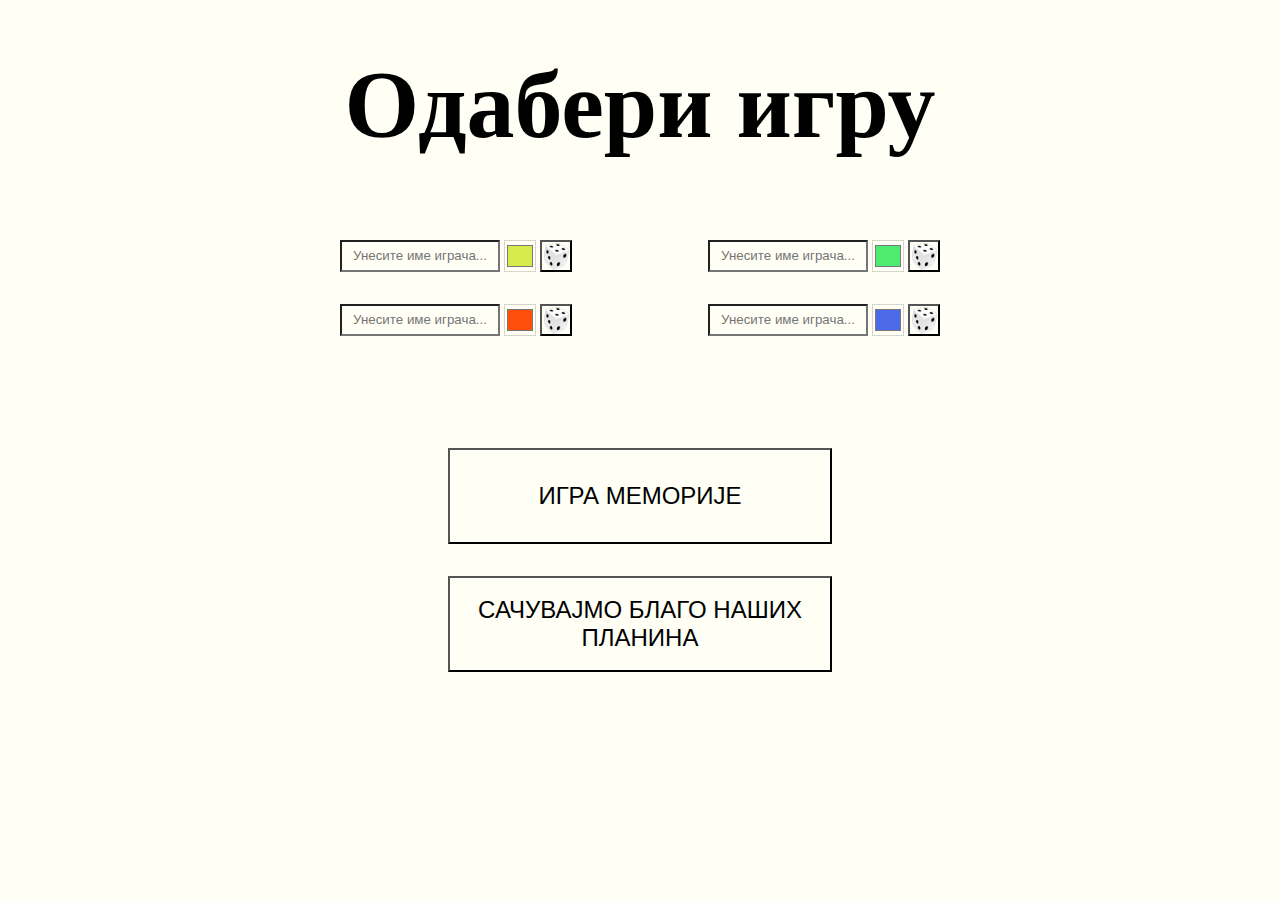
<file: index.html>
<!DOCTYPE html>
<html lang="en">

<head>
  <link rel="stylesheet" href="./main.css">
  <meta charset="UTF-8">
  <meta name="viewport" content="width=device-width, initial-scale=1.0">
  <meta http-equiv="X-UA-Compatible" content="ie=edge">
  <title>PamtimRecikliramSacuvajmoBlagoMojePlanine</title>
</head>

<body>
  <!-- intro section starts here -->
  <div class="index__container" id="intro-section">
    <div id="intro-section-child">
      <div class="index__title__container">
        <h1 class="index__title">Одабери игру</h1>
      </div>
      <div class="index__players__container">
        <div class="index__player">
          <input class="index__player__input" id="player1" type="text" placeholder="Унесите име играча..." />
          <input class="index__player__color" id="boja1" type="color" value="#d8eb4d" disabled />
          <button class="index__player__dice" id="dice1" type="submit" onclick={rollDice(id)}></button>
        </div>
        <div class="index__player">
          <input class="index__player__input" id="player2" type="text" placeholder="Унесите име играча..." />
          <input class="index__player__color" id="boja2" type="color" value="#4deb6f" disabled />
          <button class="index__player__dice" id="dice2" type="submit" onclick={rollDice(id)}></button>
        </div>
        <div class="index__player">
          <input class="index__player__input" id="player3" type="text" placeholder="Унесите име играча..." />
          <input class="index__player__color" id="boja3" type="color" value="#ff4d0c" disabled />
          <button class="index__player__dice" id="dice3" type="submit" onclick={rollDice(id)}></button>
        </div>
        <div class="index__player">
          <input class="index__player__input" id="player4" type="text" placeholder="Унесите име играча..." />
          <input class="index__player__color" id="boja4" type="color" value="#4d6aeb" disabled />
          <button class="index__player__dice" id="dice4" type="submit" onclick={rollDice(id)}></button>
        </div>
      </div>
      <div class="index__buttons_container">
        <button class="index__button" type="button" id="memory" onclick={memoryCall()}>ИГРА МЕМОРИЈЕ</button>
        <button class="index__button" type="button" id="mountain" onclick={climbingToTheMountainCall()}>САЧУВАЈМО БЛАГО
          НАШИХ ПЛАНИНА</button>
      </div>
    </div>
  </div>
  <!-- intro section ends here -->

  <!-- code for card memory game starts here -->
  <div class="show-nothing" id="memory-game-html">
    <div class="memory__container" id="memory-game-html-child">
      <div id="player-board-container">
        <div id="player-board">
          <section class="memory__playerboard__container">
            <div class="memory__player" id="player1-container">
              <div>
                <label id="player1">Player1</label>
                <p id="score1">0</p>
              </div>
            </div>
            <div class="memory__player" id="player2-container">
              <div>
                <label id="player2">Player2</label>
                <p id="score2">0</p>
              </div>
            </div>
            <!-- <div class="one-player-container" id="player3-container"> -->
            <div class="memory__player" id="player3-container">
              <div>
                <label id="player3">Player3</label>
                <p id="score3">0</p>
              </div>
            </div>
            <!-- <div class="one-player-container" id="player4-container"> -->
            <div class="memory__player" id="player4-container">
              <div>
                <label id="player4">Player4</label>
                <p id="score4">0</p>
              </div>
            </div>
          </section>
        </div>
      </div>

      <section class="memory-game">
        <div class="memory-card" data-name="guma1">
          <img class="front-face" src="img/Guma-01@0,5x.svg" alt="Guma1" />
          <img class="back-face" src="img/pamtim-recikliram.svg" alt="Pamtim Recikliram" />
        </div>
        <div class="memory-card" data-name="guma1">
          <img class="front-face" src="img/Guma-02@0,5x.svg" alt="Guma1" />
          <img class="back-face" src="img/pamtim-recikliram.svg" alt="Pamtim Recikliram" />
        </div>
        <div class="memory-card" data-name="guma2">
          <img class="front-face" src="img/Guma-03@0,5x.svg" alt="Guma2" />
          <img class="back-face" src="img/pamtim-recikliram.svg" alt="Pamtim Recikliram" />
        </div>
        <div class="memory-card" data-name="guma2">
          <img class="front-face" src="img/Guma-04@0,5x.svg" alt="Guma2" />
          <img class="back-face" src="img/pamtim-recikliram.svg" alt="Pamtim Recikliram" />
        </div>
        <div class="memory-card" data-name="kompost1">
          <img class="front-face" src="img/Kompost-01@0,5x.svg" alt="Kompost1" />
          <img class="back-face" src="img/pamtim-recikliram.svg" alt="Pamtim Recikliram" />
        </div>
        <div class="memory-card" data-name="kompost1">
          <img class="front-face" src="img/Kompost-02@0,5x.svg" alt="Kompost1" />
          <img class="back-face" src="img/pamtim-recikliram.svg" alt="Pamtim Recikliram" />
        </div>
        <div class="memory-card" data-name="kompost2">
          <img class="front-face" src="img/Kompost-03@0,5x.svg" alt="Kompost2" />
          <img class="back-face" src="img/pamtim-recikliram.svg" alt="Pamtim Recikliram" />
        </div>
        <div class="memory-card" data-name="kompost2">
          <img class="front-face" src="img/Kompost-04@0,5x.svg" alt="Kompost2" />
          <img class="back-face" src="img/pamtim-recikliram.svg" alt="Pamtim Recikliram" />
        </div>
        <div class="memory-card" data-name="metal1">
          <img class="front-face" src="img/Metal-01@0,5x.svg" alt="Metal1" />
          <img class="back-face" src="img/pamtim-recikliram.svg" alt="Pamtim Recikliram" />
        </div>
        <div class="memory-card" data-name="metal1">
          <img class="front-face" src="img/Metal-02@0,5x.svg" alt="Metal1" />
          <img class="back-face" src="img/pamtim-recikliram.svg" alt="Pamtim Recikliram" />
        </div>
        <div class="memory-card" data-name="metal2">
          <img class="front-face" src="img/Metal-03@0,5x.svg" alt="Metal2" />
          <img class="back-face" src="img/pamtim-recikliram.svg" alt="Pamtim Recikliram" />
        </div>
        <div class="memory-card" data-name="metal2">
          <img class="front-face" src="img/Metal-04@0,5x.svg" alt="Metal2" />
          <img class="back-face" src="img/pamtim-recikliram.svg" alt="Pamtim Recikliram" />
        </div>
        <div class="memory-card" data-name="papir1">
          <img class="front-face" src="img/Papir-01@0,5x.svg" alt="Papir1" />
          <img class="back-face" src="img/pamtim-recikliram.svg" alt="Pamtim Recikliram" />
        </div>
        <div class="memory-card" data-name="papir1">
          <img class="front-face" src="img/Papir-02@0,5x.svg" alt="Papir1" />
          <img class="back-face" src="img/pamtim-recikliram.svg" alt="Pamtim Recikliram" />
        </div>
        <div class="memory-card" data-name="papir2">
          <img class="front-face" src="img/Papir-03@0,5x.svg" alt="Papir2" />
          <img class="back-face" src="img/pamtim-recikliram.svg" alt="Pamtim Recikliram" />
        </div>
        <div class="memory-card" data-name="papir2">
          <img class="front-face" src="img/Papir-04@0,5x.svg" alt="Papir2" />
          <img class="back-face" src="img/pamtim-recikliram.svg" alt="Pamtim Recikliram" />
        </div>
        <div class="memory-card" data-name="plastika1">
          <img class="front-face" src="img/Plastika-01@0,5x.svg" alt="Plastika1" />
          <img class="back-face" src="img/pamtim-recikliram.svg" alt="Pamtim Recikliram" />
        </div>
        <div class="memory-card" data-name="plastika1">
          <img class="front-face" src="img/Plastika-02@0,5x.svg" alt="Plastika1" />
          <img class="back-face" src="img/pamtim-recikliram.svg" alt="Pamtim Recikliram" />
        </div>
        <div class="memory-card" data-name="plastika2">
          <img class="front-face" src="img/Plastika-03@0,5x.svg" alt="Plastika2" />
          <img class="back-face" src="img/pamtim-recikliram.svg" alt="Pamtim Recikliram" />
        </div>
        <div class="memory-card" data-name="plastika2">
          <img class="front-face" src="img/Plastika-04@0,5x.svg" alt="Plastika2" />
          <img class="back-face" src="img/pamtim-recikliram.svg" alt="Pamtim Recikliram" />
        </div>
        <div class="memory-card" data-name="staklo1">
          <img class="front-face" src="img/Staklo-01@0,5x.svg" alt="Staklo1" />
          <img class="back-face" src="img/pamtim-recikliram.svg" alt="Pamtim Recikliram" />
        </div>
        <div class="memory-card" data-name="staklo1">
          <img class="front-face" src="img/Staklo-02@0,5x.svg" alt="Staklo1" />
          <img class="back-face" src="img/pamtim-recikliram.svg" alt="Pamtim Recikliram" />
        </div>
        <div class="memory-card" data-name="staklo2">
          <img class="front-face" src="img/Staklo-03@0,5x.svg" alt="Staklo2" />
          <img class="back-face" src="img/pamtim-recikliram.svg" alt="Pamtim Recikliram" />
        </div>
        <div class="memory-card" data-name="staklo2">
          <img class="front-face" src="img/Staklo-04@0,5x.svg" alt="Staklo2" />
          <img class="back-face" src="img/pamtim-recikliram.svg" alt="Pamtim Recikliram" />
        </div>
      </section>
      <section class="memory__playerboard__container">
        <div class="memory__manual">
          <div>
            <label id="uputstvo">Упутство за игру меморије</label>
            <p id="manual-memory"> <br />Неко ће да напише упутство како се игра ова игра. И то упутство ће да се
              прикаже овде. За сада имамо само неки текст који нам приказује како ће то да изгледа. До тада - уживајте у
              игри меморије <br />ПАМТИМ<br />РЕЦИКЛИРАМ</p>
          </div>
        </div>
        <div class="memory__buttons_container">
          <button class="memory__button new" type="button" id="new-game" onclick={newGame(id)}>НОВА ИГРА</button>
          <button class="memory__button choose" type="button" id="choose-game" onclick={chooseGame(id)}>ПОВРАТАК НА
            ИЗБОР ИГРЕ</button>
        </div>
      </section>
    </div>
  </div>
  <!-- code for card memory game ends here -->


  <div class="show-nothing" id="mountain-game-html">
    <div id="mountain-game-html-child">
      <section class="mountain-part">
        <div class="canvas-container">
          <div style="position:relative;">
            <canvas id="canvas0"
              style="position: absolute; left: 0; top: 0; z-index: 1; background:transparent;"></canvas>
            <canvas id="canvasCont"
              style="position: absolute; left: 0; top: 0; z-index: 2; background:transparent;"></canvas>
            <canvas id="canvas1"
              style="position: absolute; left: 0; top: 0; z-index: 3; background:transparent;"></canvas>
            <canvas id="canvasPlayer1"
              style="position: absolute; left: 0; top: 0; z-index: 4; background:transparent;"></canvas>
            <canvas id="canvasPlayer2"
              style="position: absolute; left: 0; top: 0; z-index: 5; background:transparent;"></canvas>
            <canvas id="canvasPlayer3"
              style="position: absolute; left: 0; top: 0; z-index: 6; background:transparent;"></canvas>
            <canvas id="canvasPlayer4"
              style="position: absolute; left: 0; top: 0; z-index: 7; background:transparent;"></canvas>
            <!-- <canvas id="canvas4"></canvas> -->
          </div>
        </div>

        <div class="right-panel">
          <div id="player-board-container">
            <div id="player-board">
              <div class="mountain__playerboard__container">
                <div class="mountain__player" id="player-1-container">
                  <div>
                    <label id="player-1">Player1</label>
                  </div>
                </div>
                <div class="mountain__player" id="player-2-container">
                  <div>
                    <label id="player-2">Player2</label>
                  </div>
                </div>
                <div class="mountain__player" id="player-3-container">
                  <div>
                    <label id="player-3">Player3</label>
                  </div>
                </div>
                <div class="mountain__player" id="player-4-container">
                  <div>
                    <label id="player-4">Player4</label>
                  </div>
                </div>
              </div>
            </div>
          </div>
          <div class="dice-container">
            <div class="dice">
              <ol class="die-list even-roll" data-roll="1" id="die-1">
                <li class="die-item" data-side="1">
                  <span class="dot"></span>
                </li>
                <li class="die-item hide-side" data-side="2">
                  <span class="dot"></span>
                  <span class="dot"></span>
                </li>
                <li class="die-item hide-side" data-side="3">
                  <span class="dot"></span>
                  <span class="dot"></span>
                  <span class="dot"></span>
                </li>
                <li class="die-item hide-side" data-side="4">
                  <span class="dot"></span>
                  <span class="dot"></span>
                  <span class="dot"></span>
                  <span class="dot"></span>
                </li>
                <li class="die-item hide-side" data-side="5">
                  <span class="dot"></span>
                  <span class="dot"></span>
                  <span class="dot"></span>
                  <span class="dot"></span>
                  <span class="dot"></span>
                </li>
                <li class="die-item hide-side" data-side="6">
                  <span class="dot"></span>
                  <span class="dot"></span>
                  <span class="dot"></span>
                  <span class="dot"></span>
                  <span class="dot"></span>
                  <span class="dot"></span>
                </li>
              </ol>
            </div>
          </div>
          <div class="mountain__control__container">
            <button class="mountain__button new" type="button" id="new-game-mnt" onclick={newGame(id)}>НОВА
              ИГРА</button>
            <button class="mountain__button choose" type="button" id="choose-game-mnt" onclick={chooseGame()}>ПОВРАТАК
              НА ИЗБОР ИГРЕ</button>
            <button class="mountain__button manual" type="button" id="manual" onclick={showManual()}>ПРАВИЛА
              ИГРЕ</button>
          </div>
        </div>
      </section>
    </div>
  </div>
  <!-- modal section -->
  <div class="alert closed startClosed">
    <span class="close-button" onclick={removeAlert()}>&times;</span>
    <div class="modal-content">
      <p class="custom-alert-text"></p>
    </div>
    <input type="button" class="custom-alert-button" value="У РЕДУ" onclick={removeAlert()}>
  </div>
  <div class="alertManual closed startClosed">
    <span class="close-button" onclick={removeAlertManual()}>&times;</span>
    <div class="modal-contentManual">
      <p class="custom-alert-textManual"></p>
    </div>
    <!-- <input type="button" class="custom-alert-button" value="У РЕДУ" onclick={removeAlertManual()}> -->
  </div>
  <div class="modal-overlay closedOverlay startClosed" id="modal-overlay"></div>
  <script src="./scripts.js"></script>
</body>

</html>
</file>
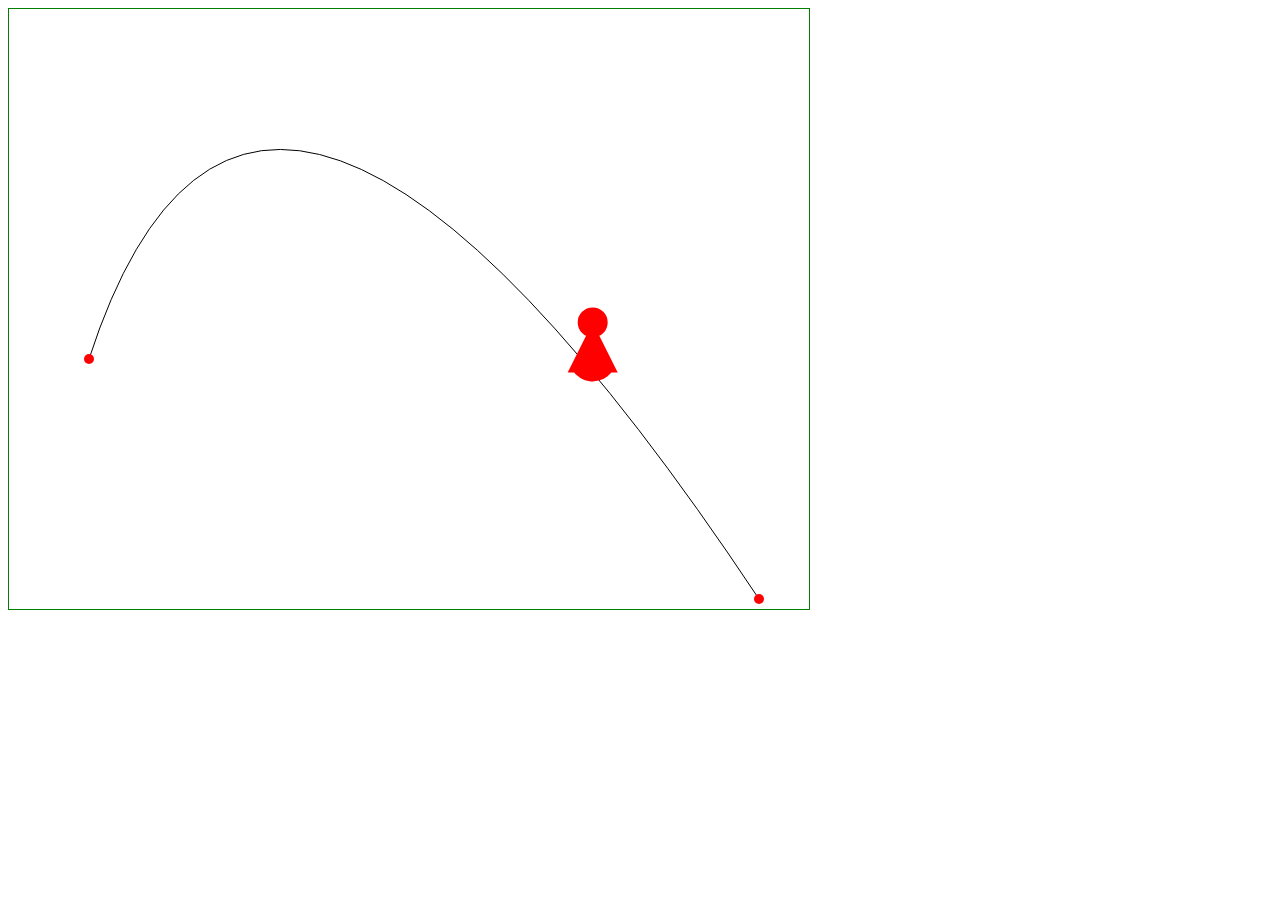
<file: quadraticCurve/index.html>
<!DOCTYPE html>
<html lang="en">
<head>
  <meta charset="UTF-8">
  <meta name="viewport" content="width=device-width, initial-scale=1.0">
  <meta http-equiv="X-UA-Compatible" content="ie=edge">
  <title>Quadratic Curve Sample</title>
</head>
<body>
  <canvas class="canvas" id="canvas"></canvas>
  <script src="script.js"></script>
</body>
</html>
</file>
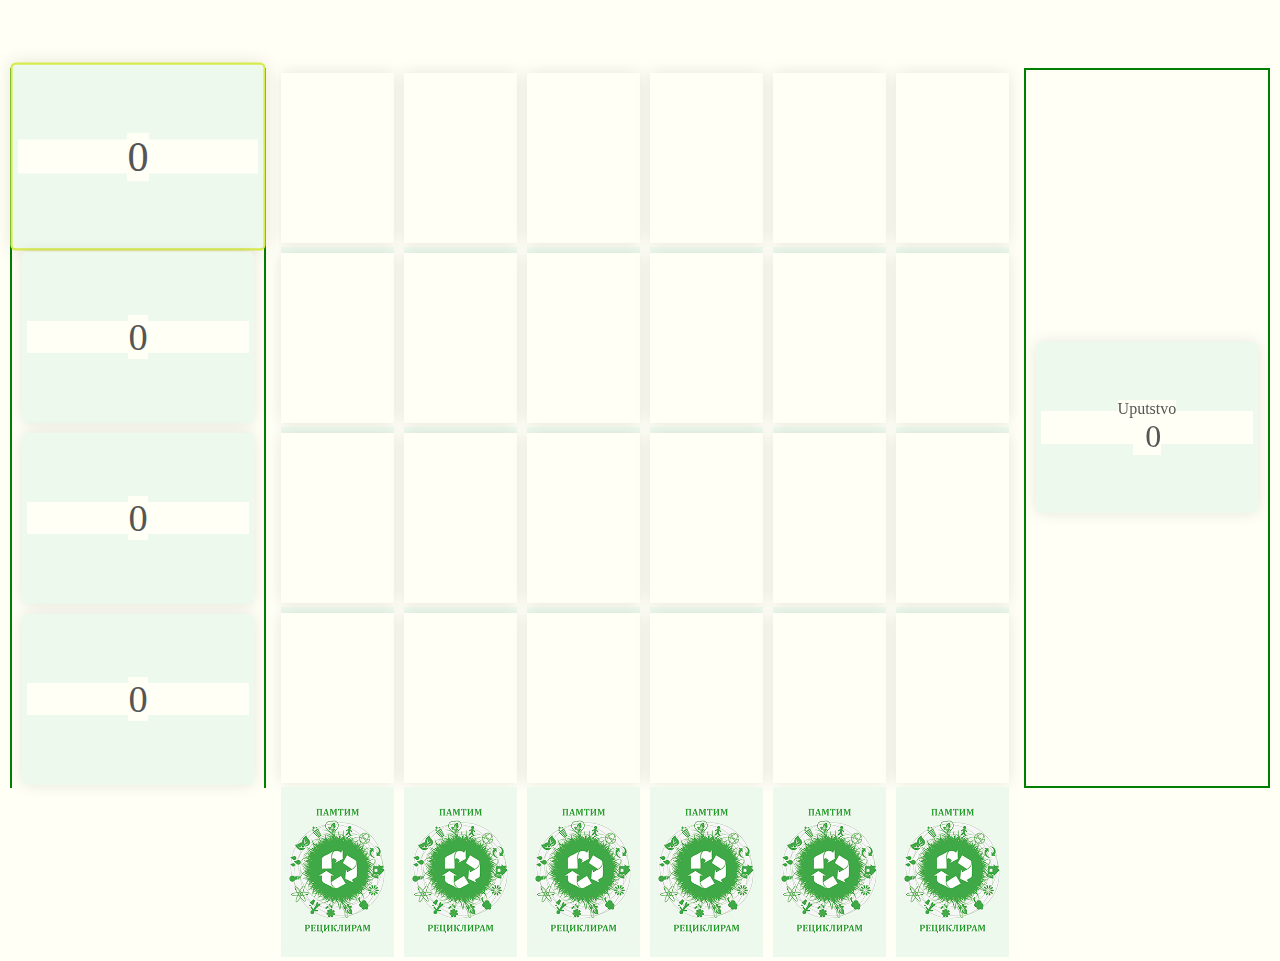
<file: memory/memory.html>
<!DOCTYPE html>
<html lang="en">

<head>
  <meta charset="UTF-8">
  <title>Memory game</title>
  <link rel="stylesheet" href="styles.css">
</head>

<body>
  <div id="player-board-container">
    <div id="player-board">
      <section class="player-container">
        <div class="memory-game-player-left">
          <div class="one-player-container player1-border next-player-onMove-up" id="player1-container">
            <div class="memory-game-player sredina">
              <p id="player1"></p>
              <p id="score1">0</p>
            </div>
          </div>
          <div class="one-player-container" id="player2-container">
            <div class="memory-game-player sredina">
              <p id="player2"></p>
              <p id="score2">0</p>
            </div>
          </div>
          <div class="one-player-container" id="player3-container">
            <div class="memory-game-player sredina">
              <p id="player3"></p>
              <p id="score3">0</p>
            </div>
          </div>
          <div class="one-player-container" id="player4-container">
            <div class="memory-game-player sredina">
              <p id="player4"></p>
              <p id="score4">0</p>
            </div>
          </div>
        </div>
      </section>
    </div>
  </div>

  <section class="memory-game">
    <!-- <div class="sredina">    
      <div class="clear-format">
        <h2>СТРАНИЦА У ИЗРАДИ</h2>
      </div>
    </div> -->
    <!--  <div class="memory-game-header">
      <div class="header-flex">
        <div class="header-column1">
          <input type="text"
            style="font-size: 1.15vw; color: antiquewhite; background:#555555; border: none; width: fit-content;"
            onkeyup={player1(this.value)} placeholder="Играч 1" />
          <p id="score1" style="text-align: left; padding-left: 1vw; font-size: 2.5vw;">0</p>
          <div class="paleta-levo">
            <div class="square-blue"></div>
            <div class="square-yellow"></div>
            <div class="square-green"></div>
            <div class="square-orange"></div>
            <div class="square-red"></div>
            <div class="square-black"></div>
          </div>
        </div>
        <div class="header-column2">
          <p rowspan="3" style="padding: 1vw; padding-bottom: 2vw; font-size: 3vw;text-align: center;">
            Игра меморије
          </p>
        </div>
        <div class="header-column1">
          <input type="text"
            style="text-align: right; font-size: 1.15vw; color: antiquewhite; background:#555555; border: none; width: fit-content;"
            onkeyup={player1(this.value)} placeholder="Играч 2" />
          <p id="score2" style="text-align: right; padding-right: 1vw; font-size: 2.5vw;">0</p>
          <div class="paleta-desno">
            <div class="square-blue"></div>
            <div class="square-yellow"></div>
            <div class="square-green"></div>
            <div class="square-orange"></div>
            <div class="square-red"></div>
            <div class="square-black"></div>
          </div>
        </div>
      </div>
    </div> -->
    <div class="memory-card" data-name="guma1">
      <img class="front-face" src="img/Guma-01@0,5x.svg" alt="Guma1" />
      <img class="back-face" src="img/pamtim-recikliram.svg" alt="Pamtim Recikliram" />
    </div>
    <div class="memory-card" data-name="guma1">
      <img class="front-face" src="img/Guma-02@0,5x.svg" alt="Guma1" />
      <img class="back-face" src="img/pamtim-recikliram.svg" alt="Pamtim Recikliram" />
    </div>
    <div class="memory-card" data-name="guma2">
      <img class="front-face" src="img/Guma-03@0,5x.svg" alt="Guma2" />
      <img class="back-face" src="img/pamtim-recikliram.svg" alt="Pamtim Recikliram" />
    </div>
    <div class="memory-card" data-name="guma2">
      <img class="front-face" src="img/Guma-04@0,5x.svg" alt="Guma2" />
      <img class="back-face" src="img/pamtim-recikliram.svg" alt="Pamtim Recikliram" />
    </div>
    <div class="memory-card" data-name="kompost1">
      <img class="front-face" src="img/Kompost-01@0,5x.svg" alt="Kompost1" />
      <img class="back-face" src="img/pamtim-recikliram.svg" alt="Pamtim Recikliram" />
    </div>
    <div class="memory-card" data-name="kompost1">
      <img class="front-face" src="img/Kompost-02@0,5x.svg" alt="Kompost1" />
      <img class="back-face" src="img/pamtim-recikliram.svg" alt="Pamtim Recikliram" />
    </div>
    <div class="memory-card" data-name="kompost2">
      <img class="front-face" src="img/Kompost-03@0,5x.svg" alt="Kompost2" />
      <img class="back-face" src="img/pamtim-recikliram.svg" alt="Pamtim Recikliram" />
    </div>
    <div class="memory-card" data-name="kompost2">
      <img class="front-face" src="img/Kompost-04@0,5x.svg" alt="Kompost2" />
      <img class="back-face" src="img/pamtim-recikliram.svg" alt="Pamtim Recikliram" />
    </div>
    <div class="memory-card" data-name="metal1">
      <img class="front-face" src="img/Metal-01@0,5x.svg" alt="Metal1" />
      <img class="back-face" src="img/pamtim-recikliram.svg" alt="Pamtim Recikliram" />
    </div>
    <div class="memory-card" data-name="metal1">
      <img class="front-face" src="img/Metal-02@0,5x.svg" alt="Metal1" />
      <img class="back-face" src="img/pamtim-recikliram.svg" alt="Pamtim Recikliram" />
    </div>
    <div class="memory-card" data-name="metal2">
      <img class="front-face" src="img/Metal-03@0,5x.svg" alt="Metal2" />
      <img class="back-face" src="img/pamtim-recikliram.svg" alt="Pamtim Recikliram" />
    </div>
    <div class="memory-card" data-name="metal2">
      <img class="front-face" src="img/Metal-04@0,5x.svg" alt="Metal2" />
      <img class="back-face" src="img/pamtim-recikliram.svg" alt="Pamtim Recikliram" />
    </div>
    <div class="memory-card" data-name="papir1">
      <img class="front-face" src="img/Papir-01@0,5x.svg" alt="Papir1" />
      <img class="back-face" src="img/pamtim-recikliram.svg" alt="Pamtim Recikliram" />
    </div>
    <div class="memory-card" data-name="papir1">
      <img class="front-face" src="img/Papir-02@0,5x.svg" alt="Papir1" />
      <img class="back-face" src="img/pamtim-recikliram.svg" alt="Pamtim Recikliram" />
    </div>
    <div class="memory-card" data-name="papir2">
      <img class="front-face" src="img/Papir-03@0,5x.svg" alt="Papir2" />
      <img class="back-face" src="img/pamtim-recikliram.svg" alt="Pamtim Recikliram" />
    </div>
    <div class="memory-card" data-name="papir2">
      <img class="front-face" src="img/Papir-04@0,5x.svg" alt="Papir2" />
      <img class="back-face" src="img/pamtim-recikliram.svg" alt="Pamtim Recikliram" />
    </div>
    <div class="memory-card" data-name="plastika1">
      <img class="front-face" src="img/Plastika-01@0,5x.svg" alt="Plastika1" />
      <img class="back-face" src="img/pamtim-recikliram.svg" alt="Pamtim Recikliram" />
    </div>
    <div class="memory-card" data-name="plastika1">
      <img class="front-face" src="img/Plastika-02@0,5x.svg" alt="Plastika1" />
      <img class="back-face" src="img/pamtim-recikliram.svg" alt="Pamtim Recikliram" />
    </div>
    <div class="memory-card" data-name="plastika2">
      <img class="front-face" src="img/Plastika-03@0,5x.svg" alt="Plastika2" />
      <img class="back-face" src="img/pamtim-recikliram.svg" alt="Pamtim Recikliram" />
    </div>
    <div class="memory-card" data-name="plastika2">
      <img class="front-face" src="img/Plastika-04@0,5x.svg" alt="Plastika2" />
      <img class="back-face" src="img/pamtim-recikliram.svg" alt="Pamtim Recikliram" />
    </div>
    <div class="memory-card" data-name="staklo1">
      <img class="front-face" src="img/Staklo-01@0,5x.svg" alt="Staklo1" />
      <img class="back-face" src="img/pamtim-recikliram.svg" alt="Pamtim Recikliram" />
    </div>
    <div class="memory-card" data-name="staklo1">
      <img class="front-face" src="img/Staklo-02@0,5x.svg" alt="Staklo1" />
      <img class="back-face" src="img/pamtim-recikliram.svg" alt="Pamtim Recikliram" />
    </div>
    <div class="memory-card" data-name="staklo2">
      <img class="front-face" src="img/Staklo-03@0,5x.svg" alt="Staklo2" />
      <img class="back-face" src="img/pamtim-recikliram.svg" alt="Pamtim Recikliram" />
    </div>
    <div class="memory-card" data-name="staklo2">
      <img class="front-face" src="img/Staklo-04@0,5x.svg" alt="Staklo2" />
      <img class="back-face" src="img/pamtim-recikliram.svg" alt="Pamtim Recikliram" />
    </div>
  </section>
  <section class="player-container">
    <div class="memory-game-player-left">
      <div class="one-player-container">
        <div class="memory-game-player sredina">
          <label id="uputstvo">Uputstvo</label>
          <p id="score3" style="text-align: left; padding-left: 1vw; font-size: 2.5vw;">0</p>
        </div>
      </div>
    </div>
  </section>
  <script src="scripts.js"></script>
</body>

</html>
</file>
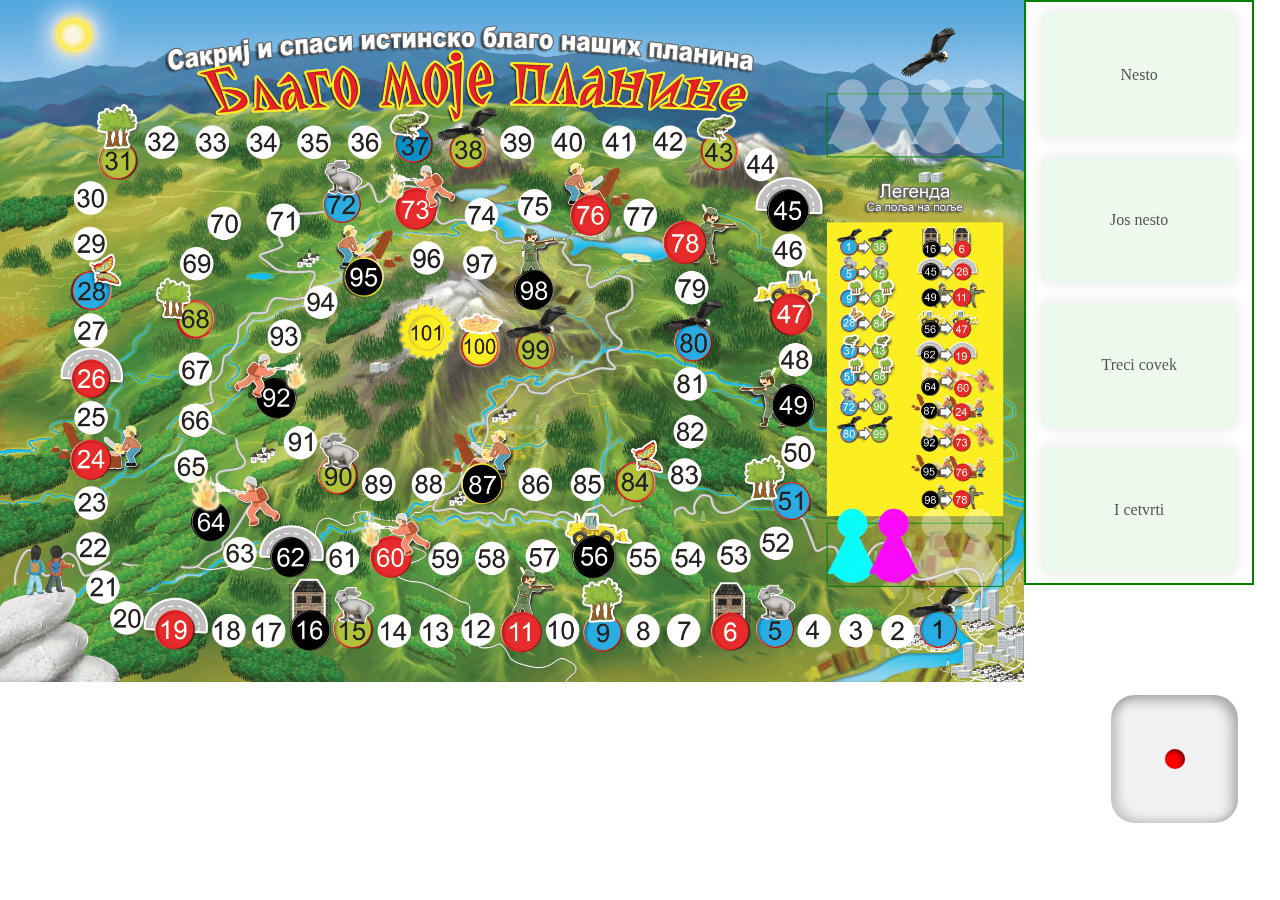
<file: mountain/mountain.html>
<!DOCTYPE html>
<html lang="en">

<head>
  <meta charset="UTF-8">
  <meta name="viewport" content="width=device-width, initial-scale=1.0">
  <meta http-equiv="X-UA-Compatible" content="ie=edge">
  <title>Blago moje planine</title>
  <link rel="stylesheet" href="mountain.css" />
</head>

<body>
  <section class="mountain-part">  
  <div class="canvas-container">
    <div style="position:relative;">
      <canvas id="canvas0" style="position: absolute; left: 0; top: 0; z-index: -1;"></canvas>
      <canvas id="canvasCont" style="position: absolute; left: 0; top: 0; z-index: 0;"></canvas>
      <canvas id="canvas1" style="position: absolute; left: 0; top: 0; z-index: 1;"></canvas>
      <canvas id="canvasPlayer1" style="position: absolute; left: 0; top: 0; z-index: 2;"></canvas>
      <canvas id="canvasPlayer2" style="position: absolute; left: 0; top: 0; z-index: 3;"></canvas>
      <!-- <canvas id="canvas4"></canvas> -->
    </div>
  </div>

  <div class="right-panel">
    <div id="player-board-container">
      <div class="player-container" id="player-board">
        <div class="one-player-container player1-border next-player-onMove-up" id="player1-container">              
          <p id="player1">Nesto</p>              
        </div>
        <div class="one-player-container" id="player2-container">              
          <p id="player2">Jos nesto</p>              
        </div>
        <div class="one-player-container" id="player3-container">              
          <p id="player3">Treci covek</p>              
        </div>
        <div class="one-player-container" id="player4-container">              
          <p id="player4">I cetvrti</p>              
        </div>
      </div>
    </div>

   <div class="dice-container">
    <div class="dice">
      <ol class="die-list even-roll" data-roll="1" id="die-1">
        <li class="die-item" data-side="1">      
          <span class="dot"></span>
        </li>
        <li class="die-item hide-side" data-side="2">
          <span class="dot"></span>
          <span class="dot"></span>
        </li>
        <li class="die-item hide-side" data-side="3">
          <span class="dot"></span>
          <span class="dot"></span>
          <span class="dot"></span>
        </li>
        <li class="die-item hide-side" data-side="4">
          <span class="dot"></span>
          <span class="dot"></span>
          <span class="dot"></span>
          <span class="dot"></span>
        </li>
        <li class="die-item hide-side" data-side="5">
          <span class="dot"></span>
          <span class="dot"></span>
          <span class="dot"></span>
          <span class="dot"></span>
          <span class="dot"></span>
        </li>
        <li class="die-item hide-side" data-side="6">
          <span class="dot"></span>
          <span class="dot"></span>
          <span class="dot"></span>
          <span class="dot"></span>
          <span class="dot"></span>
          <span class="dot"></span>
        </li>
      </ol>
    </div>
   </div>
  </div>
</section>
  
  <script src="mountain.js"></script>
</body>

</html>
</file>
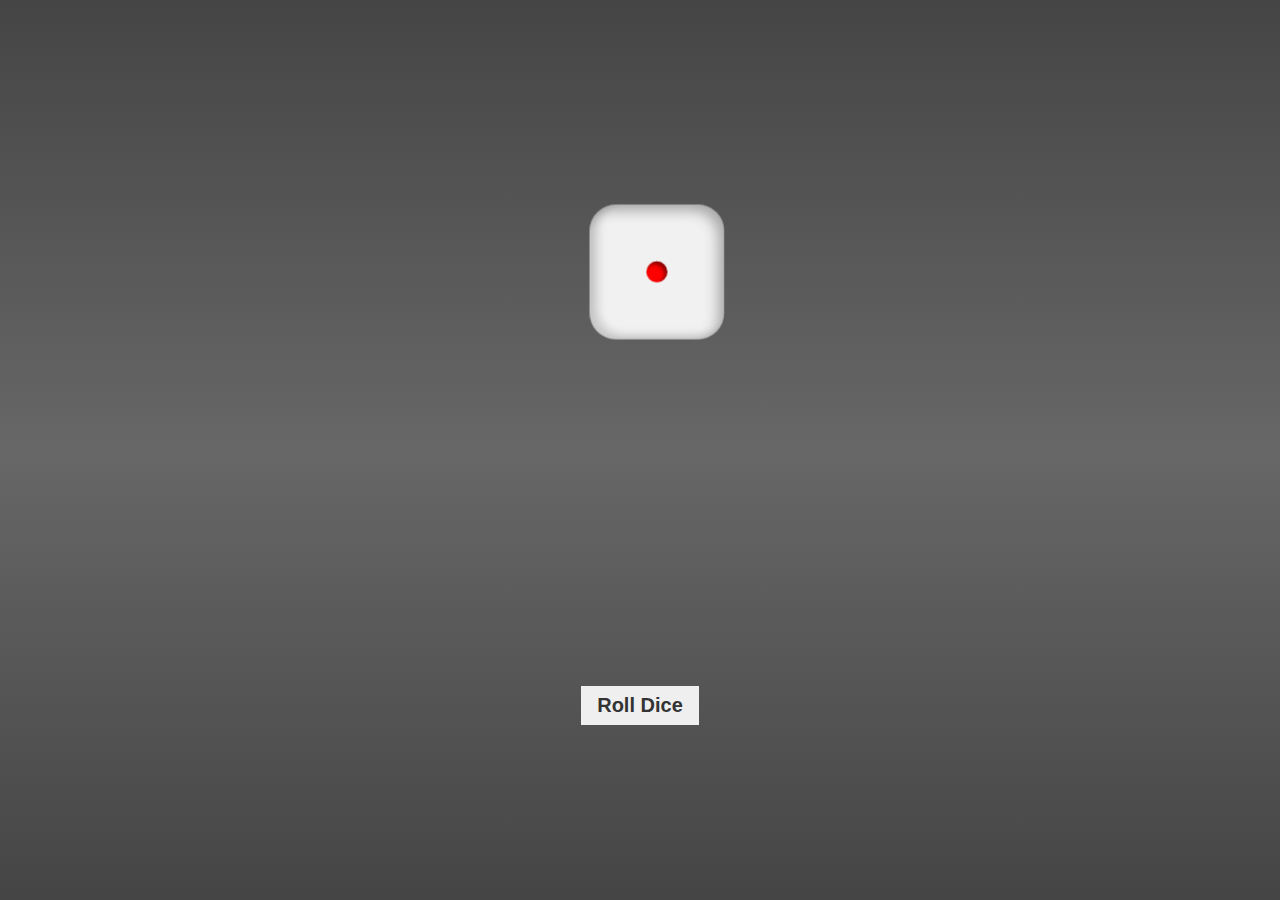
<file: mountain/dice/dice.html>
<!DOCTYPE html>
<html lang="en">
<head>
  <meta charset="UTF-8">
  <meta name="viewport" content="width=device-width, initial-scale=1.0">
  <meta http-equiv="X-UA-Compatible" content="ie=edge">
  <title>Document</title>
  <link rel="stylesheet" href="dice.css">
</head>
<body>
  <main>
    <div class="dice">
      <ol class="die-list even-roll" data-roll="1" id="die-1">
        <li class="die-item" data-side="1">      
          <span class="dot"></span>
        </li>
        <li class="die-item hide-side" data-side="2">
          <span class="dot"></span>
          <span class="dot"></span>
        </li>
        <li class="die-item hide-side" data-side="3">
          <span class="dot"></span>
          <span class="dot"></span>
          <span class="dot"></span>
        </li>
        <li class="die-item hide-side" data-side="4">
          <span class="dot"></span>
          <span class="dot"></span>
          <span class="dot"></span>
          <span class="dot"></span>
        </li>
        <li class="die-item hide-side" data-side="5">
          <span class="dot"></span>
          <span class="dot"></span>
          <span class="dot"></span>
          <span class="dot"></span>
          <span class="dot"></span>
        </li>
        <li class="die-item hide-side" data-side="6">
          <span class="dot"></span>
          <span class="dot"></span>
          <span class="dot"></span>
          <span class="dot"></span>
          <span class="dot"></span>
          <span class="dot"></span>
        </li>
      </ol>
    </div>
    <button type="button" id="roll-button">Roll Dice</button>
  </main>
  <script src="dice.js"></script>
</body>
</html>
</file>
<file: main.css>
* {
  padding: 0;
  margin: 0;  
  background: #fffff5;
  text-align: center;
  box-sizing: border-box;
}
/* index.html */
.index__container{
  height: 80vh;
  display: flex;
  flex-direction: column;
  justify-content: center;
  align-items: center;
}
.index__title__container{
  width: 60vw;
  text-align: center;
  margin: 1rem auto 1rem;
  padding: 1rem;
/*   border: 1px solid red; */
}
.index__title{
  font-size: 6rem;
  
}
.index__players__container{
  display: flex;
  flex-wrap: wrap;
  width: 60vw;
  margin: 2rem auto 3rem;
  padding: 1rem;
  /* border: 0.1rem solid rgb(61, 170, 18); */
}
.index__player{
  width: 50%;
  display: inline-block;
}
.index__player__input{
  vertical-align: top;
  margin: 1rem auto 1rem;
  padding: 0 0.5rem 0;
  width: 10rem;
  height: 2rem;
}
.index__player__color{
  vertical-align: top;
  margin: 1rem auto 1rem;
  width: 2rem;
  height: 2rem;
}
.index__player__dice{
  vertical-align: top;
  margin: 1rem auto 1rem;
  width: 2rem;
  height: 2rem;
  background-image: url( './img/kockica.png' );
  background-size: 1.8rem 1.8rem;
}
.index__player__dice__rolled{
  vertical-align: top;
  margin: 1rem auto 1rem;
  width: 2rem;
  height: 2rem;  
}
.index__inputs__bordered{
  font-size: 1.5rem;
  color: black;
  border: 1px solid green;
}
.index__buttons_container{
  display: inline-block;
  width: 60vw;
/*   border: 1px solid red; */
  padding: 1rem;
}
.index__button{
  vertical-align: top;
  width: 24rem;
  height: 6rem;
  font-size: 1.5rem;
  margin: 1rem;
}

/* memory */
.memory__container{
  height: 100vh;
  display: flex;
  align-items: center;
}
.memory__playerboard__container{
  height: 80vh;
  width: 20vw;
  display: flex;
  flex-direction: column;
  justify-content: space-evenly;
  align-items: stretch;
  border: 0.2rem solid green;
  margin: 1rem;
}
.memory__player{
  height: 17vh;
  margin: 0 1rem 0;
  border: 1px solid green;
  display: flex;
  flex-direction: column;
  justify-content: center;
}
.memory__player label {
  padding: 0 0.3rem 0.3rem;
  font-size: 2.5rem;
}
.memory__player p {
  padding: 0.3rem 0.3rem 0rem;
  font-size: 3.5rem;
}
.memory-game{
  height: 80vh;
  width: 60vw;
  display: flex;
  flex-wrap: wrap;
  justify-content: center;
  align-items: center;
  perspective: 1000px;
}
.memory-card{
  width: calc(16.66% - 1rem);
  height: calc(25% - 1rem);
  margin: 0.5rem;
  position: relative;
  transform: scale(1);
  transform-style: preserve-3d;
  transition: transform .7s;
  box-shadow: 0 0 15px rgba(0,0,0,.1);
}
.memory-card img{
 width: 100%;
  /*  height: 100%; */
  background-position: center;
}
.memory-card:active {
  transform: scale(1.03);
  transition: transform .2s;
}
.memory-card.flip {
  transform: rotateY(180deg);
}
.front-face, .back-face {
  width: 100%;
  height: 100%;
  padding: 5px;
  position: absolute;
  left: 0px;
  background: white;
  backface-visibility: hidden;
}
.front-face{
  transform: rotateY(180deg);
}
.back-face{
  background:#eef9ed;
}
.player1-corner {
  width: 0;
  height: 0;
	border-right: 2vw solid #d8eb4d;
	border-left: 2vw solid transparent;
  border-bottom: 2vw solid transparent;
  backface-visibility: visible;
  transform: rotateY(180deg);
  background: none;
}
.player2-corner {
  width: 0;
  height: 0;
	border-right: 2vw solid #4deb6f;
	border-left: 2vw solid transparent;
  border-bottom: 2vw solid transparent;
  backface-visibility: visible;
  transform: rotateY(180deg);
  background: none;
}
.player3-corner {
  width: 0;
  height: 0;
	border-right: 2vw solid #ff4d0c;
	border-left: 2vw solid transparent;
  border-bottom: 2vw solid transparent;
  backface-visibility: visible;
  transform: rotateY(180deg);
  background: none;
}
.player4-corner {
  width: 0;
  height: 0;
	border-right: 2vw solid #4d6aeb;
	border-left: 2vw solid transparent;
  border-bottom: 2vw solid transparent;
  backface-visibility: visible;
  transform: rotateY(180deg);
  background: none;
}
.player1-border {
  border: 1px solid #d8eb4d;
  background: #d8eb4d;
  box-shadow: 0 0 15px rgba(0,0,0,.3);
}
.player2-border {
  border: 1px solid #4deb6f;
  background: #4deb6f;
  box-shadow: 0 0 15px rgba(0,0,0,.3);
}
.player3-border {
  border: 1px solid #ff4d0c;
  background: #ff4d0c;
  box-shadow: 0 0 15px rgba(0,0,0,.3);
}
.player4-border {
  border: 1px solid #4d6aeb;
  background: #4d6aeb;
  box-shadow: 0 0 15px rgba(0,0,0,.3);
}
.next-player-onMove-up {
  transform: scale(1.05);
  transition: transform .7s;
}
.previous-player-onMove-down {
  transform: scale(1);
  transform-style: preserve-3d;
  transition: transform .7s;
}

.memory__manual{
  text-align: center;
  height: 75vh;
  margin: 0.3rem 0.3rem 0;
  border: 1px solid green;
  display: flex;
  flex-direction: column;
  justify-content: center;
  box-shadow: 0 0 15px rgba(0,0,0,.3);
}
.memory__manual label {
  color: green;
  padding: 0 0.3rem 0.3rem;
  font-size: 2.5rem;
}
.memory__manual p {
  padding: 0.3rem 0.3rem 0rem;
  font-kerning: auto;
  line-height: 2.5rem;
  font-size: 2rem;
}
.memory__buttons_container{
  padding: 0.2rem;
}
.memory__button{
  width: 100%;
  height: 3rem;
  padding: 0.5rem;
  font-size: 1.25rem;
}
.new{
  background: #4deb6f;
}
.choose{
  background: #ff4d0c;
}
.manual{
  background: #d8eb4d;
}
/*custom alert section*/
.alert{
  position:fixed;
  left: 50%; 
  transform: translate(-50%, -20%);
  background:#e0f5d2;
  opacity: 95%;
  width:60vw;
  height:60vh;
  border-radius: 0.05rem;
  z-index: 1001;
  animation-name: example;
  animation-duration: 1.5s;
  animation-fill-mode: forwards;

}
.alertManual{
  position:fixed;
  left: 50%; 
  transform: translate(-50%, -20%);
  background:#e0f5d2;
  opacity: 95%;
  width:80vw;
  height:80vh;
  border-radius: 0.05rem;
  z-index: 1001;
  animation-name: example;
  animation-duration: 1.5s;
  animation-fill-mode: forwards;

}
@keyframes example {
  from {
    top: 0%;
    opacity: 0;
  }

  to {
    top: 25%;
    opacity: 1;
  }
}

@keyframes exampleExit {
  0% {
    top: 25%;
  }
 
  99% {   
    top:0%;
    z-index:1001;
    /* overflow: hidden; */
    /* visibility: hidden; */
  }
  100% {
    display: none;
    opacity: 0;
    z-index:-1000000;
    }
  
}

.closed {
  animation-name: exampleExit;
  animation-duration: 1s;
  animation-fill-mode: forwards;
}
.closedOverlay {
  display:none;
}
.startClosed {
  display:none;
}
.display-custom-alert {
  display:block
}

.modal-overlay {
  z-index: 1000;
  position: fixed;
  top: 0;
  left: 0;
  width: 100%;
  height: 100%;
  background:rgb(255, 255, 255, 0)

}
.modal-content {
  position: absolute;
  top: 50%;
  left: 50%;
  transform: translate(-50%, -50%);
  background:#e0f5d2;
  padding: 1rem 1.5rem;
  width: 25vw;
 
}
.modal-contentManual {
  position: absolute;
  top: 50%;
  left: 50%;
  transform: translate(-50%, -50%);
  background:#e0f5d2;
  padding: 1rem 1.5rem;
  width: 80%;
}
.modal-contentManual p{
  background:#e0f5d2;
  font-size: 1.25rem;
}
.modal-contentManual p strong{
  background:#e0f5d2;
  font-size: 1.75rem;
}
.modal-contentManual li{
  text-align: left;
  background:#e0f5d2;
  font-size: 1.25rem;
}
.close-button {
  float: right;
  width: 1.5rem;
  line-height: 1.5rem;
  text-align: center;
  cursor: pointer;
  border-radius: 0.05rem;
  background-color: #ff0015;
}
.custom-alert-text{
  font-size: 1.5rem;
  background:#e0f5d2;
}
.custom-alert-textManual{
  font-size: 1.25rem;
  background:#e0f5d2;
}
.custom-alert-button {
  position: absolute;
  width:10vh;
  top: 90%;
  left: 50%;
  transform: translate(-50%, -50%);
  background-color: white;
  border: none;
  color: black;
  padding: 0.2rem;
  text-align: center;
  text-decoration: none;
  font-size: 16px;
  box-shadow: 0 7px #999;
  background-color: #ff4d0c;
}
.custom-alert-button:hover {
  background-color: #fffff5;
}
.custom-alert-button:active {
  background-color:white;
  box-shadow: 0 5px #666;
  top: 91%
}
/*custom alert section end*/

/* mountain */
.mountain-part{
  width: 100vw;
  height: 100vh;
  display: flex;
}
.canvas-container {
  width: 80vw;
}
.right-panel {
  width: 20vw;
}
.mountain__playerboard__container{
  height: 58vh;
  width: 18vw;
  display: flex;
  flex-direction: column;
  justify-content: space-evenly;
  align-items: stretch;
  border: 0.2rem solid green;
  margin: 0 0.75rem 0;
}
.mountain__player{
  height: 13vh;
  margin: 0 .75rem 0;
  border: 1px solid green;
  display: flex;
  flex-direction: column;
  justify-content: center;
}
.mountain__player label {
  padding: 0 0.3rem 0.3rem;
  font-size: 2.5rem;
}
.player-1-border {
  border-width:2rem 1px 2rem;
  border-color: #d8eb4d;
  box-shadow: 0 0 15px rgba(0,0,0,.3);
}
.player-2-border {
  border-width:2rem 1px 2rem;
  border-color: #4deb6f;
  box-shadow: 0 0 15px rgba(0,0,0,.3);
}
.player-3-border {
  border-width:2rem 1px 2rem;
  border-color: #ff4d0c;
  box-shadow: 0 0 15px rgba(0,0,0,.3);
}
.player-4-border {
  border-width:2rem 1px 2rem;
  border-color: #4d6aeb;
  box-shadow: 0 0 15px rgba(0,0,0,.3);
}
.mountain__control__container{
  height: 15vh;
  width: 18vw;
  display: flex;
  flex-direction: column;
  justify-content: space-evenly;
  align-items: stretch;
  border: 0.2rem solid green;
  margin: 0 0.75rem 0;
  padding: 0.2rem;
}
.mountain__button{
  width: 100%;
  height: 3rem;
  padding: 0.5rem;
  font-size: 1.25rem;
}

.dice-container{
  width: 18vw;
  height: 24vh;
  font-family: system-ui, sans-serif;
  display: flex;
  justify-content: center;
  align-items: center;
  margin: 0 0.75rem 0;
}
.die-list {
  width: 10rem;
  height: 7rem;
  list-style-type: none;
  position: relative;
  transform-style: preserve-3d;
}
.even-roll {
  transition: transform 1.25s ease-out;
}
.odd-roll {
  transition: transform 1.25s ease-out;
}
.die-item {
  background-color: #f1f1f1;
  border-radius:1.5rem;
  box-shadow: inset -0.35rem 0.35rem 0.75rem rgba(0, 0, 0, 0.3),
  inset 0.5rem -0.25rem 0.5rem rgba(0, 0, 0, 0.15);
  display: grid;
  grid-template-areas: "one two three" "four five six" "seven eight nine";
  grid-template-columns: repeat(3, 1fr);
  grid-template-rows: repeat(3, 1fr);
  height: 100%;
  width: 70%;
  padding: 1rem;
  position: absolute;
}
.hide-side{
  display:none;
}
.dot {
  align-self: center;
  background-color: red;
  border-radius: 50%;
  box-shadow: inset -0.15rem 0.15rem 0.25rem rgba(0, 0, 0, 0.5);
  display: block;
  height: 1.25rem;
  justify-self: center;
  width: 1.25rem;
}
.even-roll[data-roll="1"] {
  transform: rotateX(360deg) rotateY(720deg) rotateZ(360deg);
}
.even-roll[data-roll="2"] {
  transform: rotateX(450deg) rotateY(720deg) rotateZ(360deg);
}
.even-roll[data-roll="3"] {
  transform: rotateX(360deg) rotateY(630deg) rotateZ(360deg);
}
.even-roll[data-roll="4"] {
  transform: rotateX(360deg) rotateY(810deg) rotateZ(360deg);
}
.even-roll[data-roll="5"] {
  transform: rotateX(270deg) rotateY(720deg) rotateZ(360deg);
}
.even-roll[data-roll="6"] {
  transform: rotateX(360deg) rotateY(900deg) rotateZ(360deg);
}
.odd-roll[data-roll="1"] {
  transform: rotateX(-360deg) rotateY(-720deg) rotateZ(-360deg);
}
.odd-roll[data-roll="2"] {
  transform: rotateX(-270deg) rotateY(-720deg) rotateZ(-360deg);
}
.odd-roll[data-roll="3"] {
  transform: rotateX(-360deg) rotateY(-810deg) rotateZ(-360deg);
}
.odd-roll[data-roll="4"] {
  transform: rotateX(-360deg) rotateY(-630deg) rotateZ(-360deg);
}
.odd-roll[data-roll="5"] {
  transform: rotateX(-450deg) rotateY(-720deg) rotateZ(-360deg);
}
.odd-roll[data-roll="6"] {
  transform: rotateX(-360deg) rotateY(-900deg) rotateZ(-360deg);
}
[data-side="1"] {
  transform: rotate3d(0, 0, 0, 90deg) translateZ(4rem);
}
[data-side="2"] {
  transform: rotate3d(-1, 0, 0, 90deg) translateZ(4rem);
}
[data-side="3"] {
  transform: rotate3d(0, 1, 0, 90deg) translateZ(4rem);
}
[data-side="4"] {
  transform: rotate3d(0, -1, 0, 90deg) translateZ(4rem);
}
[data-side="5"] {
  transform: rotate3d(1, 0, 0, 90deg) translateZ(4rem);
}
[data-side="6"] {
  transform: rotate3d(1, 0, 0, 180deg) translateZ(4rem);
}
[data-side="1"] .dot:nth-of-type(1) {
  grid-area: five;
}
[data-side="2"] .dot:nth-of-type(1) {
  grid-area: one;
}
[data-side="2"] .dot:nth-of-type(2) {
  grid-area: nine;
}
[data-side="3"] .dot:nth-of-type(1) {
  grid-area: one;
}
[data-side="3"] .dot:nth-of-type(2) {
  grid-area: five;
}
[data-side="3"] .dot:nth-of-type(3) {
  grid-area: nine;
}
[data-side="4"] .dot:nth-of-type(1) {
  grid-area: one;
}
[data-side="4"] .dot:nth-of-type(2) {
  grid-area: three;
}
[data-side="4"] .dot:nth-of-type(3) {
  grid-area: seven;
}
[data-side="4"] .dot:nth-of-type(4) {
  grid-area: nine;
}
[data-side="5"] .dot:nth-of-type(1) {
  grid-area: one;
}
[data-side="5"] .dot:nth-of-type(2) {
  grid-area: three;
}
[data-side="5"] .dot:nth-of-type(3) {
  grid-area: five;
}
[data-side="5"] .dot:nth-of-type(4) {
  grid-area: seven;
}
[data-side="5"] .dot:nth-of-type(5) {
  grid-area: nine;
}
[data-side="6"] .dot:nth-of-type(1) {
  grid-area: one;
}
[data-side="6"] .dot:nth-of-type(2) {
  grid-area: three;
}
[data-side="6"] .dot:nth-of-type(3) {
  grid-area: four;
}
[data-side="6"] .dot:nth-of-type(4) {
  grid-area: six;
}
[data-side="6"] .dot:nth-of-type(5) {
  grid-area: seven;
}
[data-side="6"] .dot:nth-of-type(6) {
  grid-area: nine;
}
@media screen and (min-width:990px){

}
@media  screen and (min-width: 651px) and (max-width:989px){

}
@media screen and (min-width: 0px) and (max-width:650px){
  /*.mountain-part{
    flex-direction: column;
  }
  .player-container{
    flex-direction: row;
    width: 100vw;
    height: 20vh;
    margin-top: 500px;
  }*/
}

.show-nothing {
  display: none;
}
</file>
<file: memory/styles.css>
* {
  padding: 0;
  margin: 0;
  box-sizing: border-box;
  background: #fffff5;
}

body {
  height: 95vh;
  background: #fffff5;
  display: flex;
  justify-content: center;
  align-items: center;
}

.player-container{
  border: 2px solid green;
  width: 20vw;
  height: 80vh;
  margin: 10px;
  display: flex;
  justify-content: center;
  align-items: center;
}

.memory-game-player-left {
  flex: 1;
  flex-direction: column;
}

.one-player-container {
  height:19vh;
  box-sizing: border-box;
  background: #eef9ed;
  color: #555555;
  position: relative;
  margin: 10px;  
  border-radius: 5px;
  display: flex;
  flex-wrap: wrap;
  align-items: center;
  justify-content: center;
  box-shadow: 0 0 15px rgba(0,0,0,.1);
}

.memory-game-player {
  width: calc(33.33% - 10px);
  height: calc(25% - 10px);
  padding: 10px;
  flex: 1;
  flex-direction: column;
}

.memory-game {
  width: 60vw;
  height: 80vh;
  margin: auto;
  display: flex;
  flex-wrap: wrap;
  perspective: 1000px;
}

.sredina {
  margin: 5px;
  display: flex;
  justify-content: center;
  align-items: center;
}

.clear-format{
  margin-top: -60px;
  margin-bottom: 10px;
  padding: 20px;
  background-color: #d8eb4d;
  text-align: center;
}

h2 { 
  font-size: 60px;
}

p { 
  font-size: 3vw;
}

.memory-game-header {
  box-sizing: content-box;
  background: #555555;
  color: antiquewhite;
  width: calc(100% - 10px);
  height: calc(25% - 10px);
  position: relative;
  margin: 5px;  
  border-radius: 5px;
  display: flex;
  align-items: center;
  justify-content: center;
}

.header-flex{
  display: flex;
  align-items: center;
}

.header-column1{
  flex: 1;
  flex-direction: column;
}

.header-column2{
  flex: 3;
}

.paleta-levo{
  display: flex;  
}

.paleta-desno{
  display: flex;
  justify-content: flex-end;
}

.square-blue {
  height:1.3vw;
  width:1.3vw;
  background:blue;
  margin:3px;
}

.square-yellow {
  height:1.3vw;
  width:1.3vw;
  background:yellow;
  margin:3px;
}

.square-green {
  height:1.3vw;
  width:1.3vw;
  background:green;
  margin:3px;
}

.square-orange {
  height:1.3vw;
  width:1.3vw;
  background:orange;
  margin:3px;
}

.square-red {
  height:1.3vw;
  width:1.3vw;
  background:red;
  margin:3px;
}

.square-black {
  height:1.3vw;
  width:1.3vw;
  background:black;
  margin:3px;
}

.memory-card {
  width: calc(16.66% - 10px);
  height: calc(25% - 10px);
  /*position: relative;*/
  margin: 5px;
  transform: scale(1);
  transform-style: preserve-3d;
  transition: transform .7s;
  box-shadow: 0 0 15px rgba(0,0,0,.1);
}

.memory-card:active {
  transform: scale(1.03);
  transition: transform .2s;
}

.memory-card.flip {
  transform: rotateY(180deg);
}

.front-face, .back-face {
  width: 100%;
  height: 100%;
  padding: 5px;
  /*position: absolute;*/
  background: white;
  backface-visibility: hidden;
}

.back-face {
  background:#eef9ed;
}

.front-face {
  transform: rotateY(180deg);
}

.front-face.firstcolor {
  border: 5px solid #d8eb4d;
  border-radius: 5px;
}

.front-face.secondcolor {
  border: 5px solid #cc29db;
  border-radius: 5px;
}

.left-corner {
  width: 0;
  height: 0;
	border-right: 2vw solid #d8eb4d;
	border-left: 2vw solid transparent;
  border-bottom: 2vw solid transparent;
  backface-visibility: visible;
  transform: rotateY(180deg);
}

.player1-corner {
  width: 0;
  height: 0;
	border-right: 2vw solid #d8eb4d;
	border-left: 2vw solid transparent;
  border-bottom: 2vw solid transparent;
  backface-visibility: visible;
  transform: rotateY(180deg);
}
.player2-corner {
  width: 0;
  height: 0;
	border-right: 2vw solid #4deb6f;
	border-left: 2vw solid transparent;
  border-bottom: 2vw solid transparent;
  backface-visibility: visible;
  transform: rotateY(180deg);
}
.player3-corner {
  width: 0;
  height: 0;
	border-right: 2vw solid #4de1eb;
	border-left: 2vw solid transparent;
  border-bottom: 2vw solid transparent;
  backface-visibility: visible;
  transform: rotateY(180deg);
}
.player4-corner {
  width: 0;
  height: 0;
	border-right: 2vw solid #4d6aeb;
	border-left: 2vw solid transparent;
  border-bottom: 2vw solid transparent;
  backface-visibility: visible;
  transform: rotateY(180deg);
}
.player1-border {
  border: 2px solid #d8eb4d;
}
.player2-border {
	border: 2px solid #4deb6f;
}
.player3-border {
  border: 2px solid #4de1eb;
}
.player4-border {
	border: 2px solid #4d6aeb;
}
.next-player-onMove-up {
  transform: scale(1.1);
  transition: transform .7s;
}
.previous-player-onMove-down {
  transform: scale(1);
  transform-style: preserve-3d;
  transition: transform .7s;
}

.right-corner {
  width: 0;
  height: 0;
	border-right: 2vw solid #cb1eee;
	border-left: 2vw solid transparent;
  border-bottom: 2vw solid transparent;
  backface-visibility: visible;
  transform: rotateY(180deg);
}

::placeholder {
  color: antiquewhite;
  opacity: 1;
}
</file>
<file: mountain/mountain.css>
body{
  margin: 0;
  padding: 0;
}
.mountain-part{
  width: 100vw;
  height: 100vh;
  display: flex;
}
.canvas-container {
  width: 80vw;
}
.right-panel {
  width: 20vw;
}
.player-container{
  width: 18vw;
  height: 65vh;
  box-sizing: border-box;
  border: 2px solid green;
  padding: 0 1rem 0;
  display: flex;
  flex-direction: column;
  justify-content: space-around;
  align-items: stretch;
}
.one-player-container {
  height: 14vh;
  box-shadow: 0 0 1rem rgba(0,0,0,.1);
  border-radius: 0.3rem;
  background: #eef9ed;
  color: #555555;
  display: flex;
  justify-content: center;
  align-items: center;
}
.dice-container{
  width: 18vw;
  height: 35vh;
  font-family: system-ui, sans-serif;
  display: flex;
  justify-content: center;
  align-items: center;
}
.dice {
  /*perspective: 10rem;*/
}
.die-list {
  width: 6rem;
  height: 6rem;
  list-style-type: none;
  position: relative;
  transform-style: preserve-3d;
}
.even-roll {
  transition: transform 1.25s ease-out;
}
.odd-roll {
  transition: transform 1.25s ease-out;
}
.die-item {
  background-color: #f1f1f1;
  border-radius:1.5rem;
  box-shadow: inset -0.35rem 0.35rem 0.75rem rgba(0, 0, 0, 0.3),
  inset 0.5rem -0.25rem 0.5rem rgba(0, 0, 0, 0.15);
  display: grid;
  grid-template-areas: "one two three" "four five six" "seven eight nine";
  grid-template-columns: repeat(3, 1fr);
  grid-template-rows: repeat(3, 1fr);
  height: 100%;
  width: 70%;
  padding: 1rem;
  position: absolute;
}
.hide-side{
  display:none;
}
.dot {
  align-self: center;
  background-color: red;
  border-radius: 50%;
  box-shadow: inset -0.15rem 0.15rem 0.25rem rgba(0, 0, 0, 0.5);
  display: block;
  height: 1.25rem;
  justify-self: center;
  width: 1.25rem;
}
.even-roll[data-roll="1"] {
  transform: rotateX(360deg) rotateY(720deg) rotateZ(360deg);
}
.even-roll[data-roll="2"] {
  transform: rotateX(450deg) rotateY(720deg) rotateZ(360deg);
}
.even-roll[data-roll="3"] {
  transform: rotateX(360deg) rotateY(630deg) rotateZ(360deg);
}
.even-roll[data-roll="4"] {
  transform: rotateX(360deg) rotateY(810deg) rotateZ(360deg);
}
.even-roll[data-roll="5"] {
  transform: rotateX(270deg) rotateY(720deg) rotateZ(360deg);
}
.even-roll[data-roll="6"] {
  transform: rotateX(360deg) rotateY(900deg) rotateZ(360deg);
}
.odd-roll[data-roll="1"] {
  transform: rotateX(-360deg) rotateY(-720deg) rotateZ(-360deg);
}
.odd-roll[data-roll="2"] {
  transform: rotateX(-270deg) rotateY(-720deg) rotateZ(-360deg);
}
.odd-roll[data-roll="3"] {
  transform: rotateX(-360deg) rotateY(-810deg) rotateZ(-360deg);
}
.odd-roll[data-roll="4"] {
  transform: rotateX(-360deg) rotateY(-630deg) rotateZ(-360deg);
}
.odd-roll[data-roll="5"] {
  transform: rotateX(-450deg) rotateY(-720deg) rotateZ(-360deg);
}
.odd-roll[data-roll="6"] {
  transform: rotateX(-360deg) rotateY(-900deg) rotateZ(-360deg);
}
[data-side="1"] {
  transform: rotate3d(0, 0, 0, 90deg) translateZ(4rem);
}
[data-side="2"] {
  transform: rotate3d(-1, 0, 0, 90deg) translateZ(4rem);
}
[data-side="3"] {
  transform: rotate3d(0, 1, 0, 90deg) translateZ(4rem);
}
[data-side="4"] {
  transform: rotate3d(0, -1, 0, 90deg) translateZ(4rem);
}
[data-side="5"] {
  transform: rotate3d(1, 0, 0, 90deg) translateZ(4rem);
}
[data-side="6"] {
  transform: rotate3d(1, 0, 0, 180deg) translateZ(4rem);
}
[data-side="1"] .dot:nth-of-type(1) {
  grid-area: five;
}
[data-side="2"] .dot:nth-of-type(1) {
  grid-area: one;
}
[data-side="2"] .dot:nth-of-type(2) {
  grid-area: nine;
}
[data-side="3"] .dot:nth-of-type(1) {
  grid-area: one;
}
[data-side="3"] .dot:nth-of-type(2) {
  grid-area: five;
}
[data-side="3"] .dot:nth-of-type(3) {
  grid-area: nine;
}
[data-side="4"] .dot:nth-of-type(1) {
  grid-area: one;
}
[data-side="4"] .dot:nth-of-type(2) {
  grid-area: three;
}
[data-side="4"] .dot:nth-of-type(3) {
  grid-area: seven;
}
[data-side="4"] .dot:nth-of-type(4) {
  grid-area: nine;
}
[data-side="5"] .dot:nth-of-type(1) {
  grid-area: one;
}
[data-side="5"] .dot:nth-of-type(2) {
  grid-area: three;
}
[data-side="5"] .dot:nth-of-type(3) {
  grid-area: five;
}
[data-side="5"] .dot:nth-of-type(4) {
  grid-area: seven;
}
[data-side="5"] .dot:nth-of-type(5) {
  grid-area: nine;
}
[data-side="6"] .dot:nth-of-type(1) {
  grid-area: one;
}
[data-side="6"] .dot:nth-of-type(2) {
  grid-area: three;
}
[data-side="6"] .dot:nth-of-type(3) {
  grid-area: four;
}
[data-side="6"] .dot:nth-of-type(4) {
  grid-area: six;
}
[data-side="6"] .dot:nth-of-type(5) {
  grid-area: seven;
}
[data-side="6"] .dot:nth-of-type(6) {
  grid-area: nine;
}
@media screen and (min-width:990px){

}
@media  screen and (min-width: 651px) and (max-width:989px){

}
@media screen and (min-width: 0px) and (max-width:650px){
  /*.mountain-part{
    flex-direction: column;
  }
  .player-container{
    flex-direction: row;
    width: 100vw;
    height: 20vh;
    margin-top: 500px;
  }*/
}
</file>
<file: mountain/dice/dice.css>
* {
  margin: 0;
  padding: 0;
  vertical-align: baseline;
}
html {
  font-family: system-ui, sans-serif;
}
main {
  background: linear-gradient(#454545, #676767, #454545);
  display: grid;
  grid-template-columns: 1fr;
  height: 100vh;
  width: 100%;
}
body {
  overflow: hidden;
}
.dice {  
  align-items: center;
  display: grid;
  grid-gap: 2rem;
  grid-template-columns: repeat(auto-fit, minmax(8rem, 1fr));
  grid-template-rows: auto;
  justify-items: center;
  padding: 2rem;
  perspective: 600px;
}
.die-list {
  height: 6rem;
  list-style-type: none;
  position: relative;
  transform-style: preserve-3d;
  width: 6rem;
}
.even-roll {
  transition: transform 1.25s ease-out;
}
.odd-roll {
  transition: transform 1.25s ease-out;
}
.die-item {
  background-color: #f1f1f1;
  border-radius:25px;
  box-shadow: inset -0.35rem 0.35rem 0.75rem rgba(0, 0, 0, 0.3),
    inset 0.5rem -0.25rem 0.5rem rgba(0, 0, 0, 0.15);
  display: grid;
  grid-template-areas: "one two three" "four five six" "seven eight nine";
  grid-template-columns: repeat(3, 1fr);
  grid-template-rows: repeat(3, 1fr);
  height: 100%;
  padding: 1rem;
  position: absolute;
  width: 100%;
}
.hide-side{
  display:none;
}
.dot {
  align-self: center;
  background-color: red;
  border-radius: 50%;
  box-shadow: inset -0.15rem 0.15rem 0.25rem rgba(0, 0, 0, 0.5);
  display: block;
  height: 1.25rem;
  justify-self: center;
  width: 1.25rem;
}
.even-roll[data-roll="1"] {
  transform: rotateX(360deg) rotateY(720deg) rotateZ(360deg);
}
.even-roll[data-roll="2"] {
  transform: rotateX(450deg) rotateY(720deg) rotateZ(360deg);
}
.even-roll[data-roll="3"] {
  transform: rotateX(360deg) rotateY(630deg) rotateZ(360deg);
}
.even-roll[data-roll="4"] {
  transform: rotateX(360deg) rotateY(810deg) rotateZ(360deg);
}
.even-roll[data-roll="5"] {
  transform: rotateX(270deg) rotateY(720deg) rotateZ(360deg);
}
.even-roll[data-roll="6"] {
  transform: rotateX(360deg) rotateY(900deg) rotateZ(360deg);
}
.odd-roll[data-roll="1"] {
  transform: rotateX(-360deg) rotateY(-720deg) rotateZ(-360deg);
}
.odd-roll[data-roll="2"] {
  transform: rotateX(-270deg) rotateY(-720deg) rotateZ(-360deg);
}
.odd-roll[data-roll="3"] {
  transform: rotateX(-360deg) rotateY(-810deg) rotateZ(-360deg);
}
.odd-roll[data-roll="4"] {
  transform: rotateX(-360deg) rotateY(-630deg) rotateZ(-360deg);
}
.odd-roll[data-roll="5"] {
  transform: rotateX(-450deg) rotateY(-720deg) rotateZ(-360deg);
}
.odd-roll[data-roll="6"] {
  transform: rotateX(-360deg) rotateY(-900deg) rotateZ(-360deg);
}
[data-side="1"] {
  transform: rotate3d(0, 0, 0, 90deg) translateZ(4rem);
}
[data-side="2"] {
  transform: rotate3d(-1, 0, 0, 90deg) translateZ(4rem);
}
[data-side="3"] {
  transform: rotate3d(0, 1, 0, 90deg) translateZ(4rem);
}
[data-side="4"] {
  transform: rotate3d(0, -1, 0, 90deg) translateZ(4rem);
}
[data-side="5"] {
  transform: rotate3d(1, 0, 0, 90deg) translateZ(4rem);
}
[data-side="6"] {
  transform: rotate3d(1, 0, 0, 180deg) translateZ(4rem);
}
[data-side="1"] .dot:nth-of-type(1) {
  grid-area: five;
}
[data-side="2"] .dot:nth-of-type(1) {
  grid-area: one;
}
[data-side="2"] .dot:nth-of-type(2) {
  grid-area: nine;
}
[data-side="3"] .dot:nth-of-type(1) {
  grid-area: one;
}
[data-side="3"] .dot:nth-of-type(2) {
  grid-area: five;
}
[data-side="3"] .dot:nth-of-type(3) {
  grid-area: nine;
}
[data-side="4"] .dot:nth-of-type(1) {
  grid-area: one;
}
[data-side="4"] .dot:nth-of-type(2) {
  grid-area: three;
}
[data-side="4"] .dot:nth-of-type(3) {
  grid-area: seven;
}
[data-side="4"] .dot:nth-of-type(4) {
  grid-area: nine;
}
[data-side="5"] .dot:nth-of-type(1) {
  grid-area: one;
}
[data-side="5"] .dot:nth-of-type(2) {
  grid-area: three;
}
[data-side="5"] .dot:nth-of-type(3) {
  grid-area: five;
}
[data-side="5"] .dot:nth-of-type(4) {
  grid-area: seven;
}
[data-side="5"] .dot:nth-of-type(5) {
  grid-area: nine;
}
[data-side="6"] .dot:nth-of-type(1) {
  grid-area: one;
}
[data-side="6"] .dot:nth-of-type(2) {
  grid-area: three;
}
[data-side="6"] .dot:nth-of-type(3) {
  grid-area: four;
}
[data-side="6"] .dot:nth-of-type(4) {
  grid-area: six;
}
[data-side="6"] .dot:nth-of-type(5) {
  grid-area: seven;
}
[data-side="6"] .dot:nth-of-type(6) {
  grid-area: nine;
}

button {
  align-self: center;
  background-color: #efefef;
  border: none;
  color: #333;
  font-size: 1.25rem;
  font-weight: 700;
  justify-self: center;
  padding: 0.5rem 1rem;
}
button:hover {
  cursor: pointer;
}

@media (min-width: 900px) {
  .dice {
    perspective: 1300px;
  }
}
</file>
